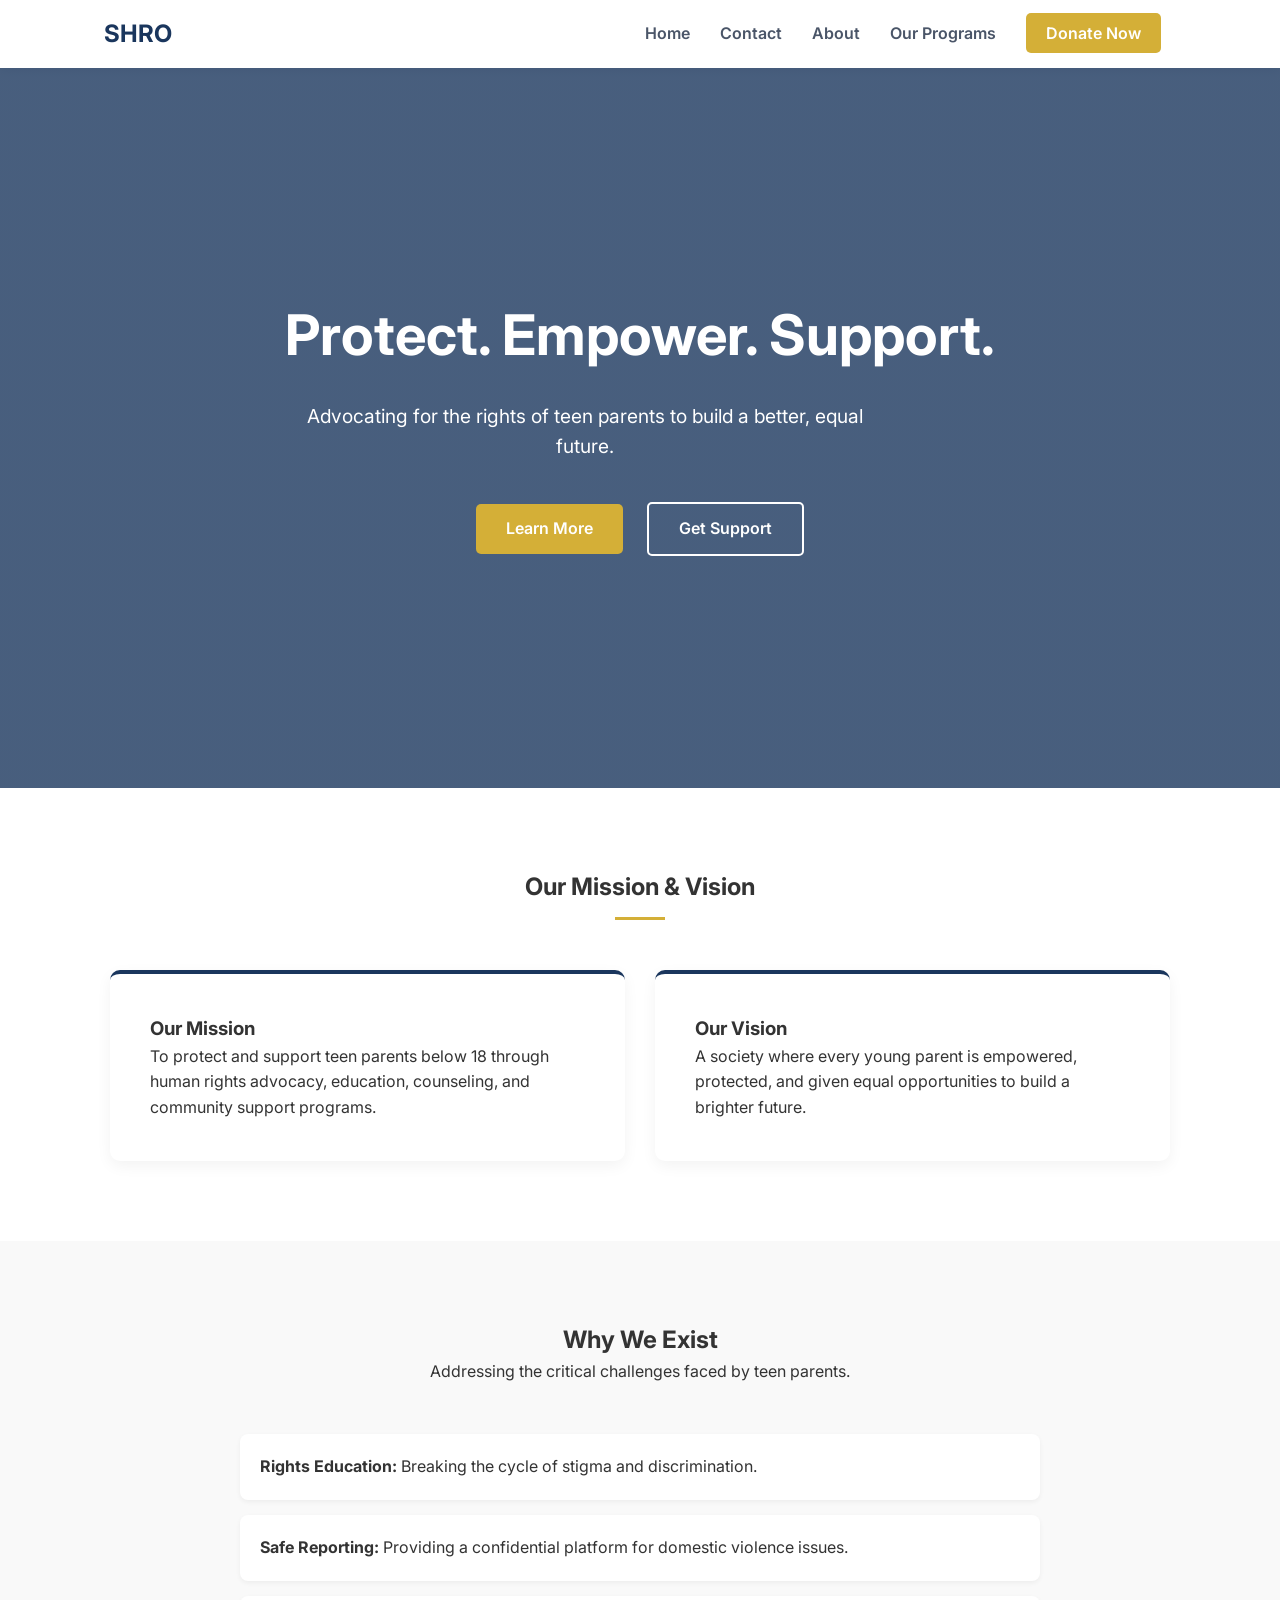
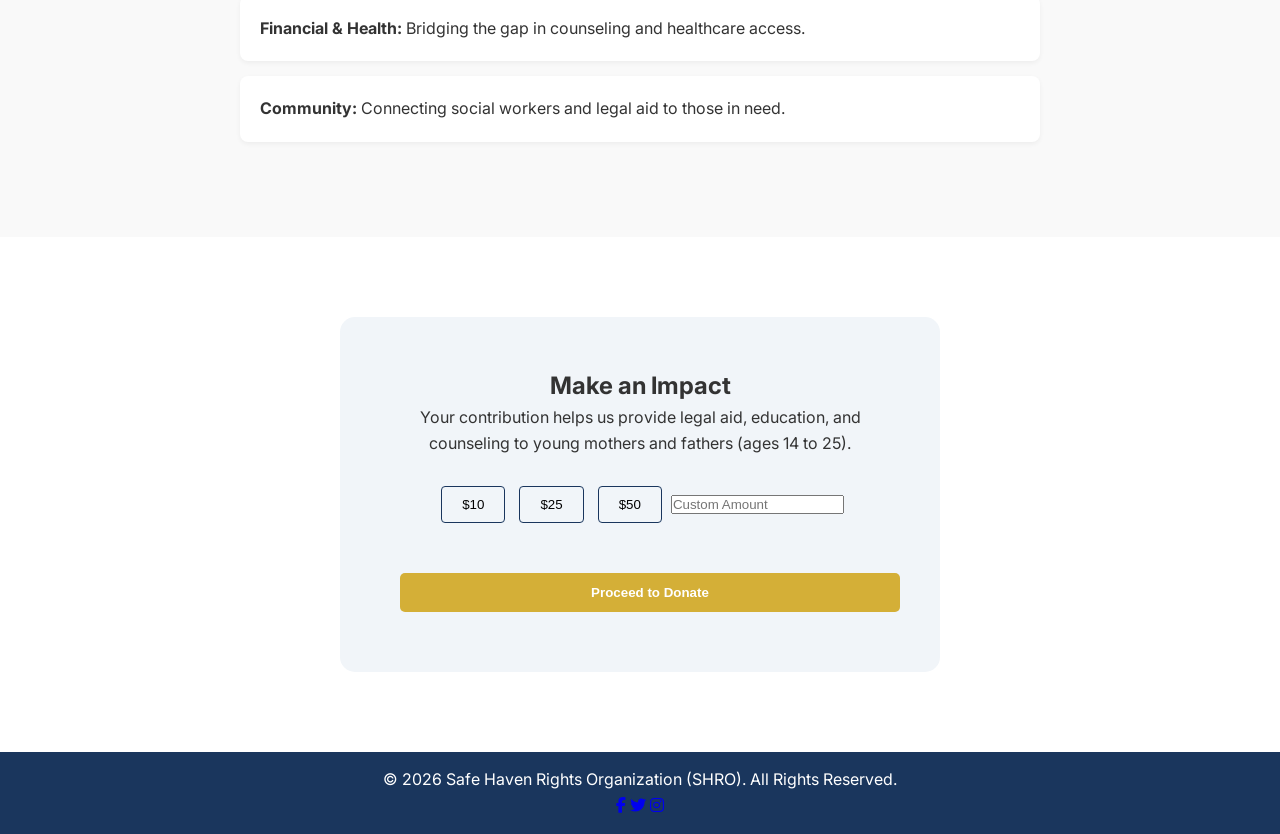
<file: pages/index.html>
<!DOCTYPE html>
<html lang="en">
<head>
    <meta charset="UTF-8">
    <meta name="viewport" content="width=device-width, initial-scale=1.0">
    <title>Safe Haven Rights Organization | Empowering Young Parents</title>
    <link rel="stylesheet" href="../css/style.css">
    <link href="https://fonts.googleapis.com/css2?family=Inter:wght@300;400;600;700&display=swap" rel="stylesheet">
    <link rel="stylesheet" href="https://cdnjs.cloudflare.com/ajax/libs/font-awesome/6.5.0/css/all.min.css">
</head>
<body>

    <header>
        <nav class="navbar">
            <div class="logo">SHRO</div>
            <ul class="nav-links">
                <li class="one"><a href="index.html">Home</a></li>
                <li class="one"><a href="contact.html">Contact</a></li>
                <li class="one"><a href="about.html">About</a></li>
                <li class="one"><a href="programs.html">Our Programs</a></li>
                <li><a href="donations.html" class="btn-donate">Donate Now</a></li>
            </ul>
        </nav>
    </header>
<section id="home" class="hero">
        <div class="hero-content">
            <h1>Protect. Empower. Support.</h1>
            <p>Advocating for the rights of teen parents to build a better, equal future.</p>
            <div class="hero-btns">
                <a href="#about" class="btn-primary">Learn More</a>
                <a href="#services" class="btn-secondary">Get Support</a>
            </div>
        </div>
    </section>
<section id="about" class="container">
        <div class="section-title">
            <h2>Our Mission & Vision</h2>
            <hr>
        </div>
        <div class="grid">
            <div class="card">
                <h3>Our Mission</h3>
                <p>To protect and support teen parents below 18 through human rights advocacy, education, counseling, and community support programs.</p>
            </div>
            <div class="card">
                <h3>Our Vision</h3>
                <p>A society where every young parent is empowered, protected, and given equal opportunities to build a brighter future.</p>
            </div>
        </div>
    </section>
 <section id="services" class="bg-light">
        <div class="container">
            <div class="section-title">
                <h2>Why We Exist</h2>
                <p>Addressing the critical challenges faced by teen parents.</p>
            </div>
            <ul class="problem-list">
                <li><strong>Rights Education:</strong> Breaking the cycle of stigma and discrimination.</li>
                <li><strong>Safe Reporting:</strong> Providing a confidential platform for domestic violence issues.</li>
                <li><strong>Financial & Health:</strong> Bridging the gap in counseling and healthcare access.</li>
                <li><strong>Community:</strong> Connecting social workers and legal aid to those in need.</li>
            </ul>
        </div>
    </section>
 <section id="donations" class="container">
        <div class="donation-box">
            <h2>Make an Impact</h2>
            <p>Your contribution helps us provide legal aid, education, and counseling to young mothers and fathers (ages 14 to 25).</p>
            <div class="donation-options">
                <button class="amt-btn">$10</button>
                <button class="amt-btn">$25</button>
                <button class="amt-btn">$50</button>
                <input type="number" placeholder="Custom Amount">
            </div>
            <button class="btn-primary large">Proceed to Donate</button>
        </div>
    </section>

    <footer>
        <p>&copy; 2026 Safe Haven Rights Organization (SHRO). All Rights Reserved.</p>
        <div class="social-icons">
            <a href="#"><i class="fab fa-facebook-f"></i></a>
            <a href="#"><i class="fab fa-twitter"></i></a>
            <a href="#"><i class="fab fa-instagram"></i></a>
        </div>

    </footer>
</body>
</html>
</file>
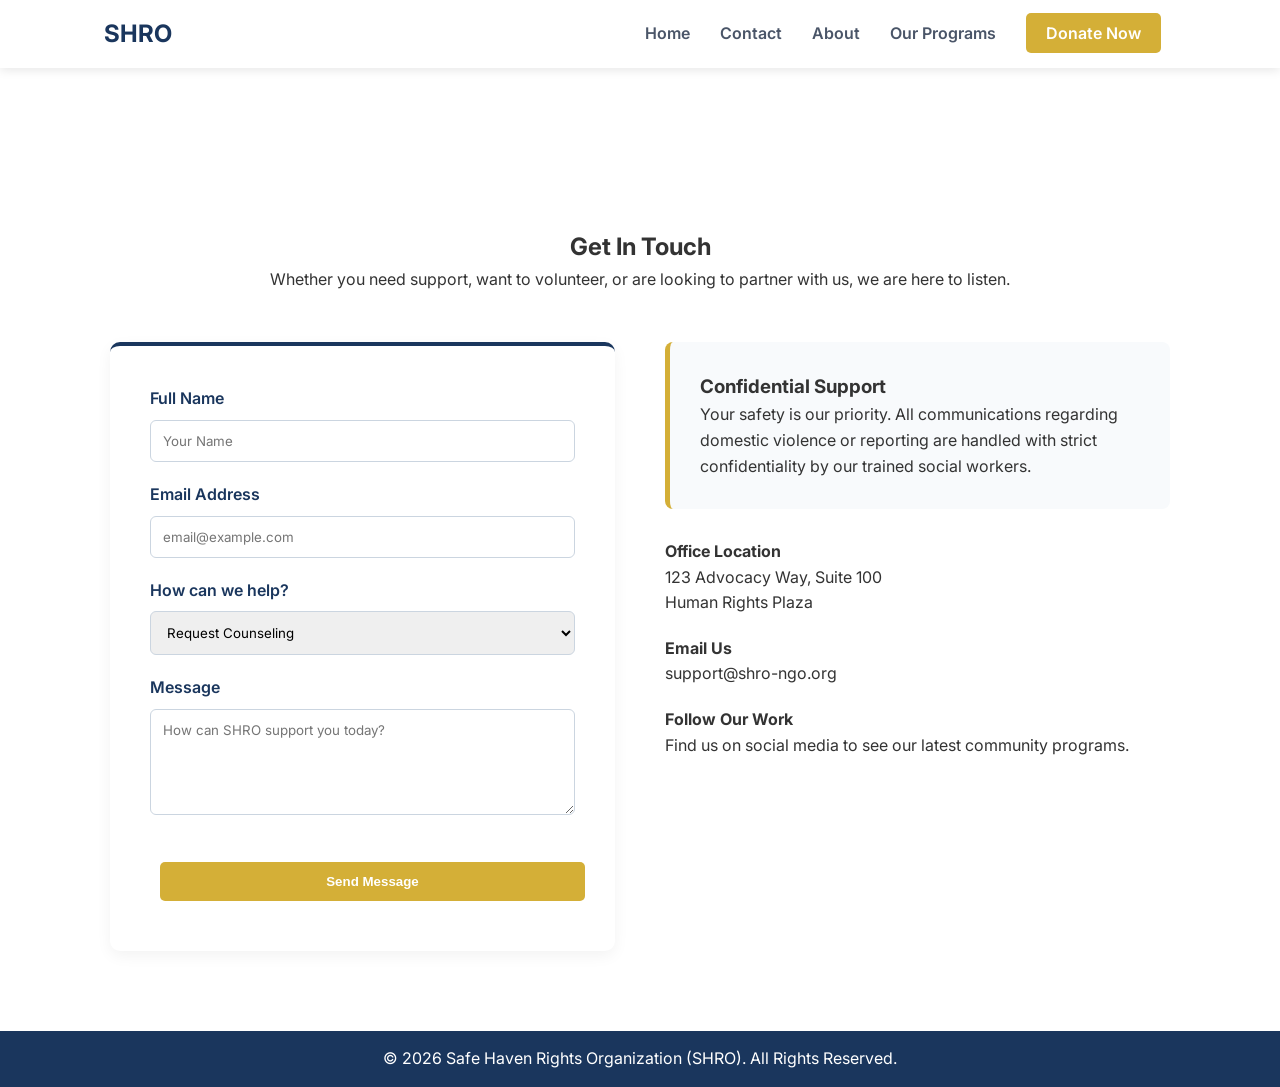
<file: safe have contact.html>
<!DOCTYPE html>
<html lang="en">
<head>
<meta charset="UTF-8">
<meta name="viewport" content="width=device-width, initial-scale=1.0">
<title>Contact Us | Safe Haven Rights Organization</title>
<link rel="stylesheet" href="../css/style.css">
<link href="https://fonts.googleapis.com/css2?family=Inter:wght@300;400;600;700&display=swap" rel="stylesheet">

</head>
<body>

<header>
<nav class="navbar">
<div class="logo">SHRO</div>
<ul class="nav-links">
    <li><a href="index.html">Home</a></li>
    <li><a href="contact.html">Contact</a></li>
    <li><a href="about.html">About</a></li>
    <li><a href="programs.html">Our Programs</a></li>
    <li><a href="donations.html" class="btn-donate">Donate Now</a></li>
</ul>
</nav>
</header>
    <section class="container" style="margin-top: 80px;">
        <div class="section-title">
            <h2>Get In Touch</h2>
            <p>Whether you need support, want to volunteer, or are looking to partner with us, we are here to listen.</p>
        </div>

        <div class="contact-grid">
            <div class="card">
                <form>
                    <div class="form-group">
                        <label>Full Name</label>
                        <input type="text" placeholder="Your Name" required>
                    </div>
                    <div class="form-group">
                        <label>Email Address</label>
                        <input type="email" placeholder="email@example.com" required>
                    </div>
                    <div class="form-group">
                        <label>How can we help?</label>
                        <select>
                            <option>Request Counseling</option>
                            <option>Legal Aid Inquiry</option>
                            <option>Volunteer Opportunities</option>
                            <option>General Inquiry</option>
                        </select>
                    </div>
                     <div class="form-group">
                        <label>Message</label>
                        <textarea rows="5" placeholder="How can SHRO support you today?"></textarea>
                    </div>
                    <button type="submit" class="btn-primary large">Send Message</button>
                </form>
            </div>

            <div>
                <div class="support-card">
                    <h3>Confidential Support</h3>
                    <p>Your safety is our priority. All communications regarding domestic violence or reporting are handled with strict confidentiality by our trained social workers.</p>
                </div>
                
                <div style="margin-top: 30px;">
                    <h4>Office Location</h4>
                    <p>123 Advocacy Way, Suite 100<br>Human Rights Plaza</p>
                    
                    <h4 style="margin-top: 20px;">Email Us</h4>
                    <p>support@shro-ngo.org</p>
                    
                    <h4 style="margin-top: 20px;">Follow Our Work</h4>
                    <p>Find us on social media to see our latest community programs.</p>
                </div>
            </div>
        </div>
    </section>

    <footer>
        <p>&copy; 2026 Safe Haven Rights Organization (SHRO). All Rights Reserved.</p>
    </footer>

</body>
</html>
</file>
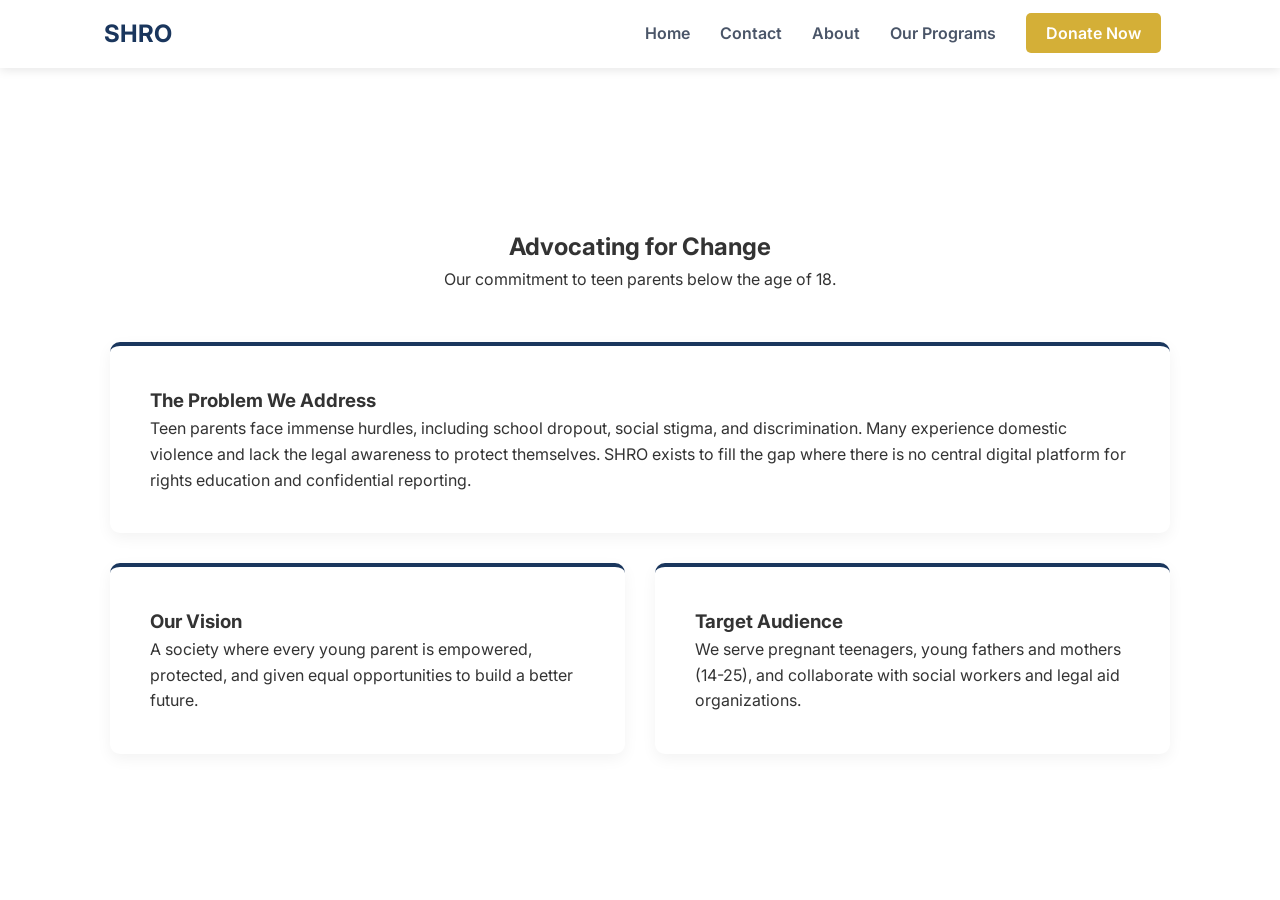
<file: safe haven about.html>
<!DOCTYPE html>
<html lang="en">
<head>
    <meta charset="UTF-8">
    <meta name="viewport" content="width=device-width, initial-scale=1.0">
    <title>Our Mission | SHRO</title>
    <link rel="stylesheet" href="../css/style.css">
    <link href="https://fonts.googleapis.com/css2?family=Inter:wght@300;400;600;700&display=swap" rel="stylesheet">
</head>
<body>
    <header>
        <nav class="navbar">
            <div class="logo">SHRO</div>
            <ul class="nav-links">
                <li><a href="index.html">Home</a></li>
                <li><a href="contact.html">Contact</a></li>
                <li><a href="about.html">About</a></li>
                <li><a href="programs.html">Our Programs</a></li>
                <li><a href="donations.html" class="btn-donate">Donate Now</a></li>
            </ul>
        </nav>
    </header>
<section class="container" style="margin-top: 80px;">
        <div class="section-title">
            <h2>Advocating for Change</h2>
            <p>Our commitment to teen parents below the age of 18.</p>
        </div>
        <div class="card">
            <h3>The Problem We Address</h3>
            <p>Teen parents face immense hurdles, including school dropout, social stigma, and discrimination. Many experience domestic violence and lack the legal awareness to protect themselves. SHRO exists to fill the gap where there is no central digital platform for rights education and confidential reporting.</p>
        </div>
        <div class="grid" style="margin-top: 30px;">
            <div class="card">
                <h3>Our Vision</h3>
                <p>A society where every young parent is empowered, protected, and given equal opportunities to build a better future.</p>
            </div>
            <div class="card">
                <h3>Target Audience</h3>
                <p>We serve pregnant teenagers, young fathers and mothers (14-25), and collaborate with social workers and legal aid organizations.</p>
            </div>
        </div>
    </section>
</body>
</html>
</file>
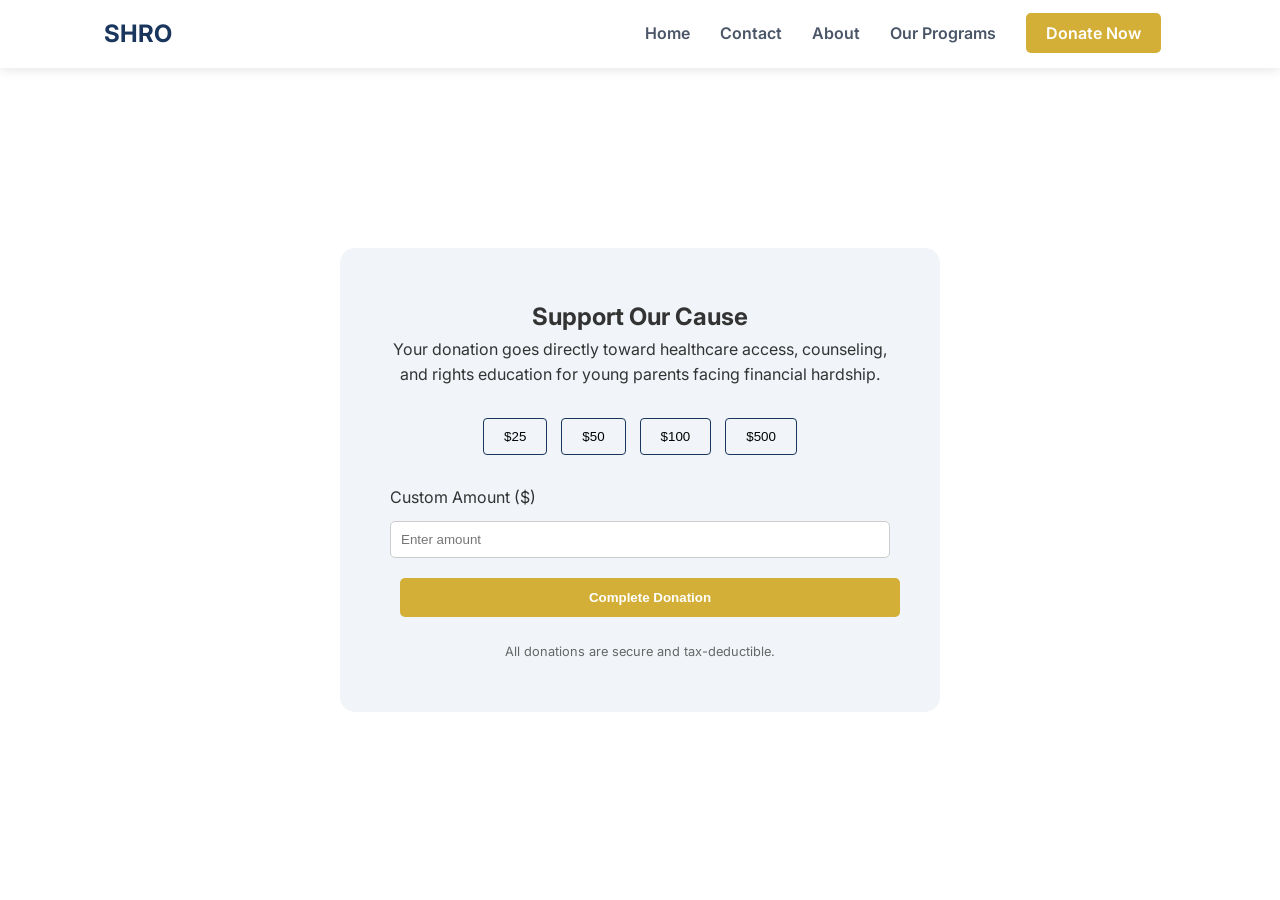
<file: safe haven donation.html>
<!DOCTYPE html>
<html lang="en">
<head>
    <meta charset="UTF-8">
    <meta name="viewport" content="width=device-width, initial-scale=1.0">
    <title>Donate | SHRO</title>
    <link rel="stylesheet" href="../css/style.css">
    <link href="https://fonts.googleapis.com/css2?family=Inter:wght@300;400;600;700&display=swap" rel="stylesheet">
</head>
<body>
   <header>
        <nav class="navbar">
            <div class="logo">SHRO</div>
            <ul class="nav-links">
                <li><a href="index.html">Home</a></li>
                <li><a href="contact.html">Contact</a></li>
                <li><a href="about.html">About</a></li>
                <li><a href="programs.html">Our Programs</a></li>
                <li><a href="donations.html" class="btn-donate">Donate Now</a></li>
            </ul>
        </nav>
    </header>
<section class="container" style="margin-top: 100px;">
        <div class="donation-box">
            <h1>Support Our Cause</h1>
            <p>Your donation goes directly toward healthcare access, counseling, and rights education for young parents facing financial hardship.</p>
            
            <div class="donation-options">
                <button class="amt-btn">$25</button>
                <button class="amt-btn">$50</button>
                <button class="amt-btn">$100</button>
                <button class="amt-btn">$500</button>
            </div>
            
            <div style="margin-top: 20px; text-align: left;">
                <label>Custom Amount ($)</label>
                <input type="number" placeholder="Enter amount" style="width: 100%; padding: 10px; margin-top: 10px; border: 1px solid #ccc; border-radius: 5px;">
            </div>

            <button class="btn-primary large">Complete Donation</button>
            <p style="font-size: 0.8rem; margin-top: 15px; color: #666;">All donations are secure and tax-deductible.</p>
        </div>
    </section>
</body>
</file>
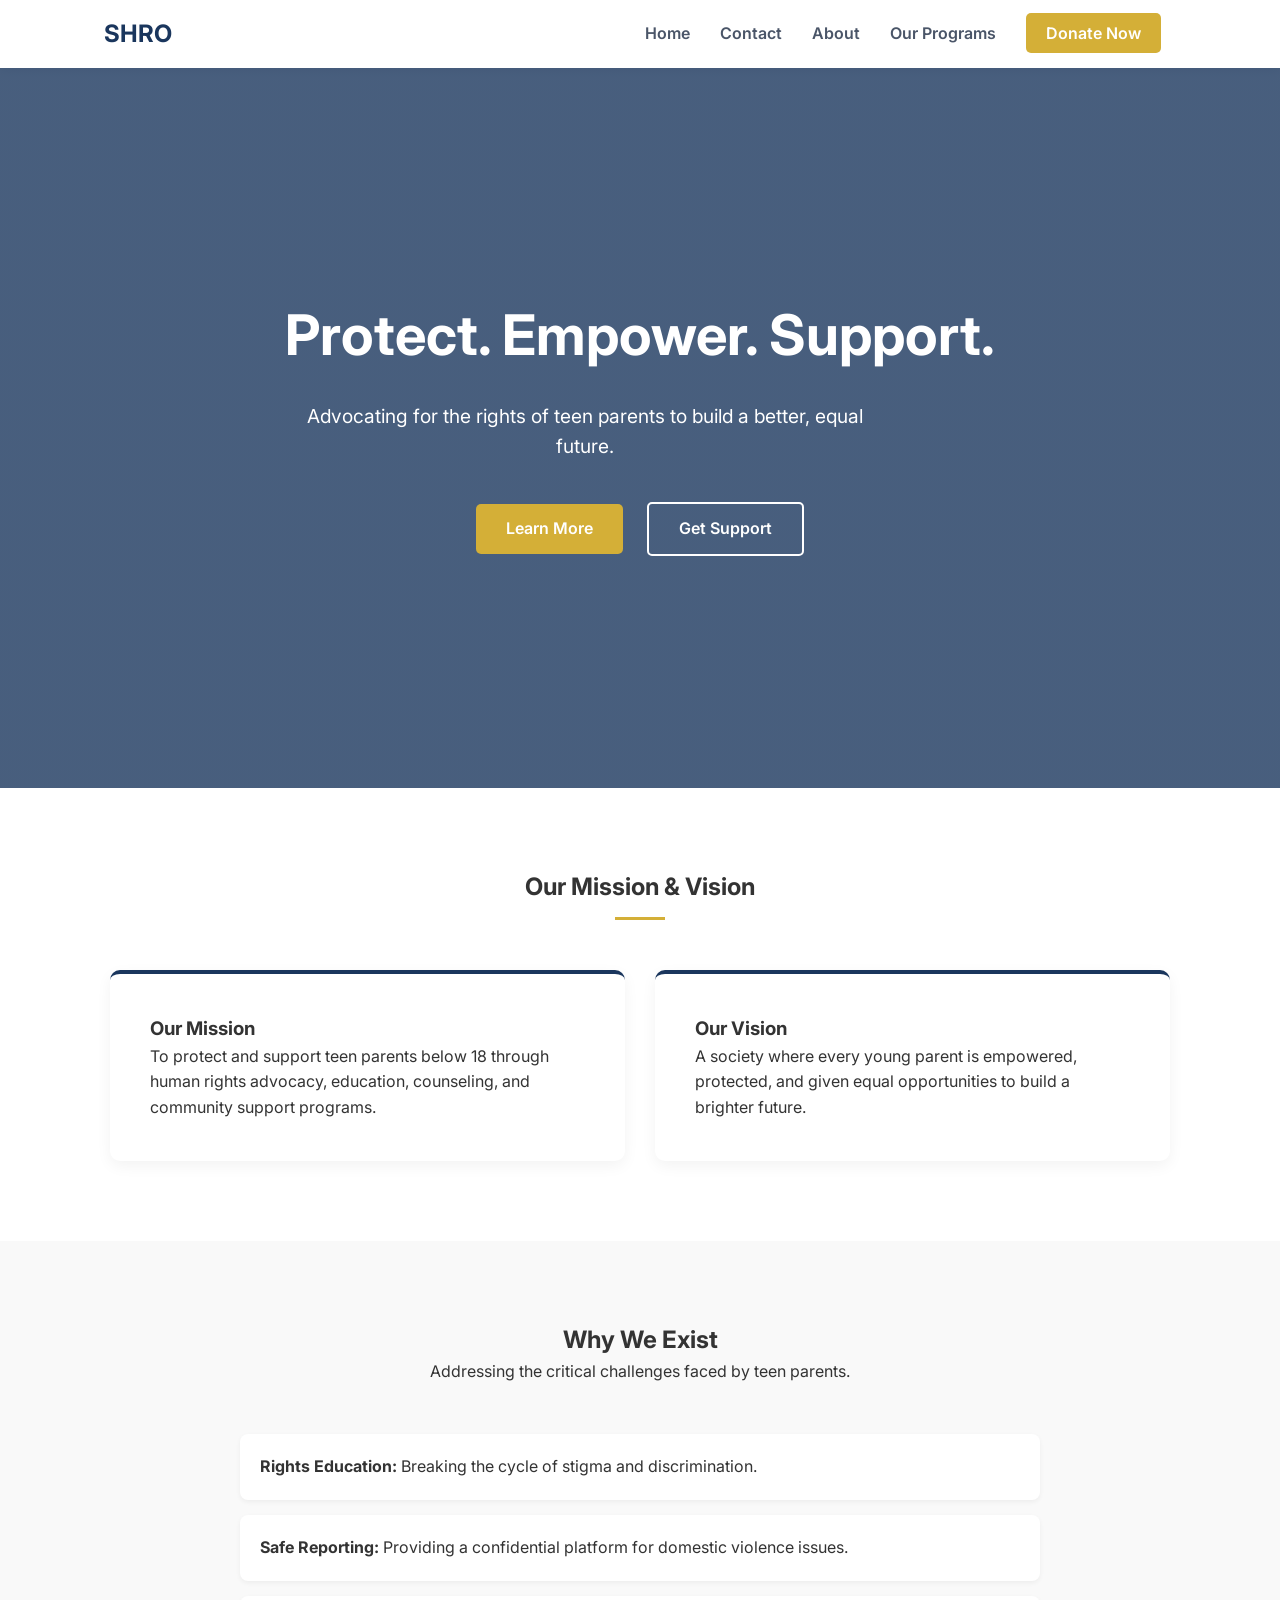
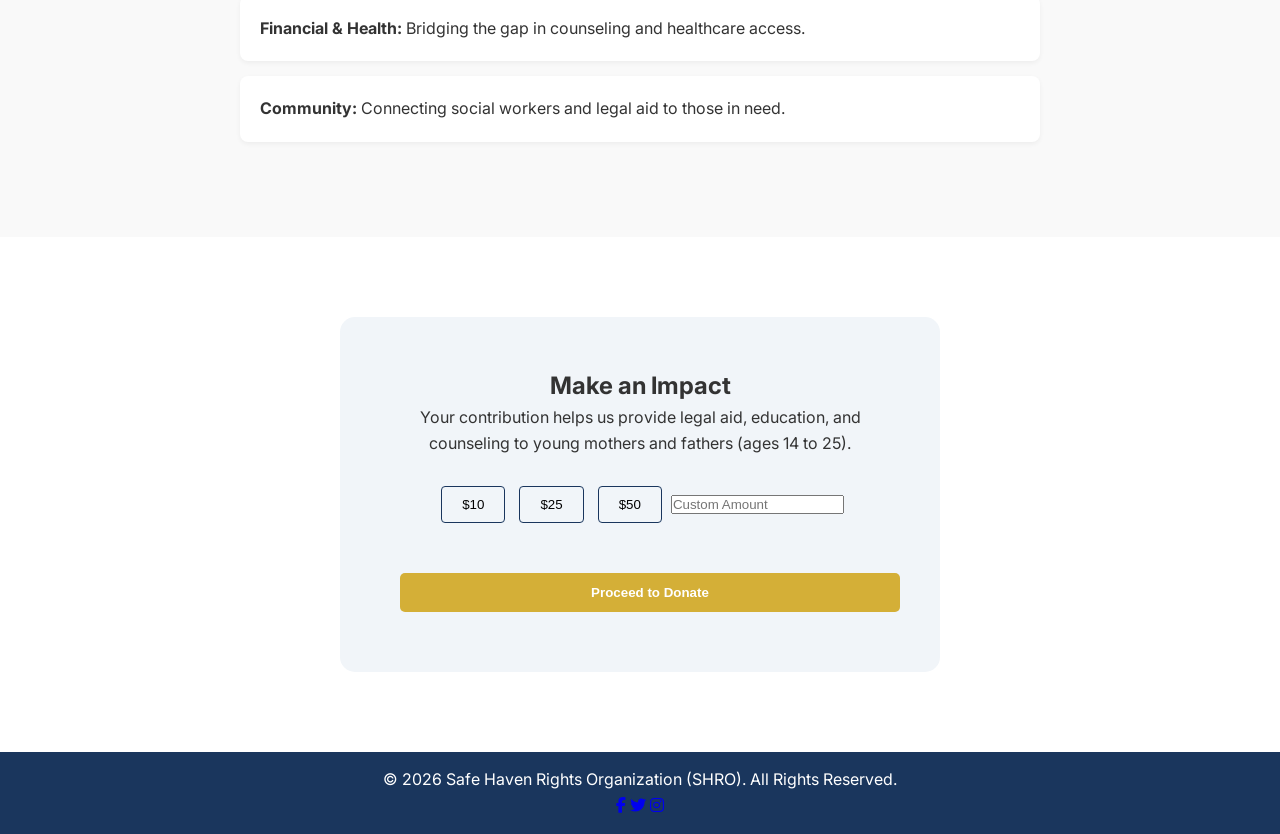
<file: SAFE HAVEN index.html>
<!DOCTYPE html>
<html lang="en">
<head>
    <meta charset="UTF-8">
    <meta name="viewport" content="width=device-width, initial-scale=1.0">
    <title>Safe Haven Rights Organization | Empowering Young Parents</title>
    <link rel="stylesheet" href="../css/style.css">
    <link href="https://fonts.googleapis.com/css2?family=Inter:wght@300;400;600;700&display=swap" rel="stylesheet">
    <link rel="stylesheet" href="https://cdnjs.cloudflare.com/ajax/libs/font-awesome/6.5.0/css/all.min.css">
</head>
<body>

    <header>
        <nav class="navbar">
            <div class="logo">SHRO</div>
            <ul class="nav-links">
                <li><a href="index.html">Home</a></li>
                <li><a href="contact.html">Contact</a></li>
                <li><a href="about.html">About</a></li>
                <li><a href="programs.html">Our Programs</a></li>
                <li><a href="donations.html" class="btn-donate">Donate Now</a></li>
            </ul>
        </nav>
    </header>
<section id="home" class="hero">
        <div class="hero-content">
            <h1>Protect. Empower. Support.</h1>
            <p>Advocating for the rights of teen parents to build a better, equal future.</p>
            <div class="hero-btns">
                <a href="#about" class="btn-primary">Learn More</a>
                <a href="#services" class="btn-secondary">Get Support</a>
            </div>
        </div>
    </section>
<section id="about" class="container">
        <div class="section-title">
            <h2>Our Mission & Vision</h2>
            <hr>
        </div>
        <div class="grid">
            <div class="card">
                <h3>Our Mission</h3>
                <p>To protect and support teen parents below 18 through human rights advocacy, education, counseling, and community support programs.</p>
            </div>
            <div class="card">
                <h3>Our Vision</h3>
                <p>A society where every young parent is empowered, protected, and given equal opportunities to build a brighter future.</p>
            </div>
        </div>
    </section>
 <section id="services" class="bg-light">
        <div class="container">
            <div class="section-title">
                <h2>Why We Exist</h2>
                <p>Addressing the critical challenges faced by teen parents.</p>
            </div>
            <ul class="problem-list">
                <li><strong>Rights Education:</strong> Breaking the cycle of stigma and discrimination.</li>
                <li><strong>Safe Reporting:</strong> Providing a confidential platform for domestic violence issues.</li>
                <li><strong>Financial & Health:</strong> Bridging the gap in counseling and healthcare access.</li>
                <li><strong>Community:</strong> Connecting social workers and legal aid to those in need.</li>
            </ul>
        </div>
    </section>
 <section id="donations" class="container">
        <div class="donation-box">
            <h2>Make an Impact</h2>
            <p>Your contribution helps us provide legal aid, education, and counseling to young mothers and fathers (ages 14 to 25).</p>
            <div class="donation-options">
                <button class="amt-btn">$10</button>
                <button class="amt-btn">$25</button>
                <button class="amt-btn">$50</button>
                <input type="number" placeholder="Custom Amount">
            </div>
            <button class="btn-primary large">Proceed to Donate</button>
        </div>
    </section>

    <footer>
        <p>&copy; 2026 Safe Haven Rights Organization (SHRO). All Rights Reserved.</p>
        <div class="social-icons">
            <a href="#"><i class="fab fa-facebook-f"></i></a>
            <a href="#"><i class="fab fa-twitter"></i></a>
            <a href="#"><i class="fab fa-instagram"></i></a>
        </div>

    </footer>
</body>
</html>
</file>
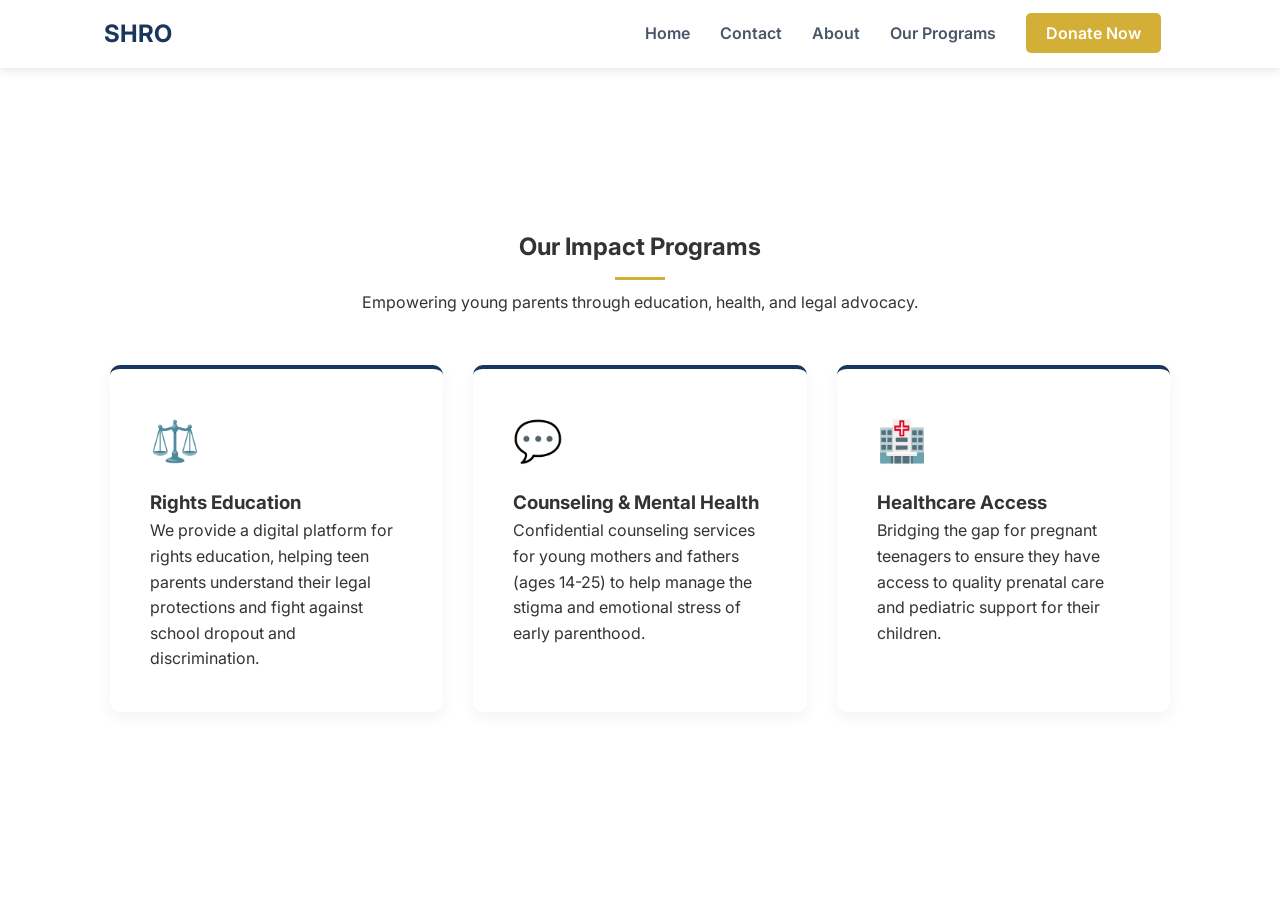
<file: save haven progrms.html>
<!DOCTYPE html>
<html lang="en">
<head>
    <meta charset="UTF-8">
    <meta name="viewport" content="width=device-width, initial-scale=1.0">
    <title>Our Programs | Safe Haven Rights Organization</title>
    <link rel="stylesheet" href="../css/style.css">
    <link href="https://fonts.googleapis.com/css2?family=Inter:wght@300;400;600;700&display=swap" rel="stylesheet">
</head>
<body>

    <header>
        <nav class="navbar">
            <div class="logo">SHRO</div>
            <ul class="nav-links">
                <li><a href="index.html">Home</a></li>
                <li><a href="contact.html">Contact</a></li>
                <li><a href="about.html">About</a></li>
                <li><a href="programs.html">Our Programs</a></li>
                <li><a href="donations.html" class="btn-donate">Donate Now</a></li>
            </ul>
        </nav>
    </header>
<section class="container" style="margin-top: 80px;">
        <div class="section-title">
            <h2>Our Impact Programs</h2>
            <hr>
            <p>Empowering young parents through education, health, and legal advocacy.</p>
        </div>

        <div class="grid">
            <div class="card">
                <div style="font-size: 40px; margin-bottom: 15px;">⚖️</div>
                <h3>Rights Education</h3>
                <p>We provide a digital platform for rights education, helping teen parents understand their legal protections and fight against school dropout and discrimination.</p>
            </div>

            <div class="card">
                <div style="font-size: 40px; margin-bottom: 15px;">💬</div>
                <h3>Counseling & Mental Health</h3>
                <p>Confidential counseling services for young mothers and fathers (ages 14-25) to help manage the stigma and emotional stress of early parenthood.</p>
            </div>

            <div class="card">
                <div style="font-size: 40px; margin-bottom: 15px;">🏥</div>
                <h3>Healthcare Access</h3>
                <p>Bridging the gap for pregnant teenagers to ensure they have access to quality prenatal care and pediatric support for their children.</p>
            </div>
</file>
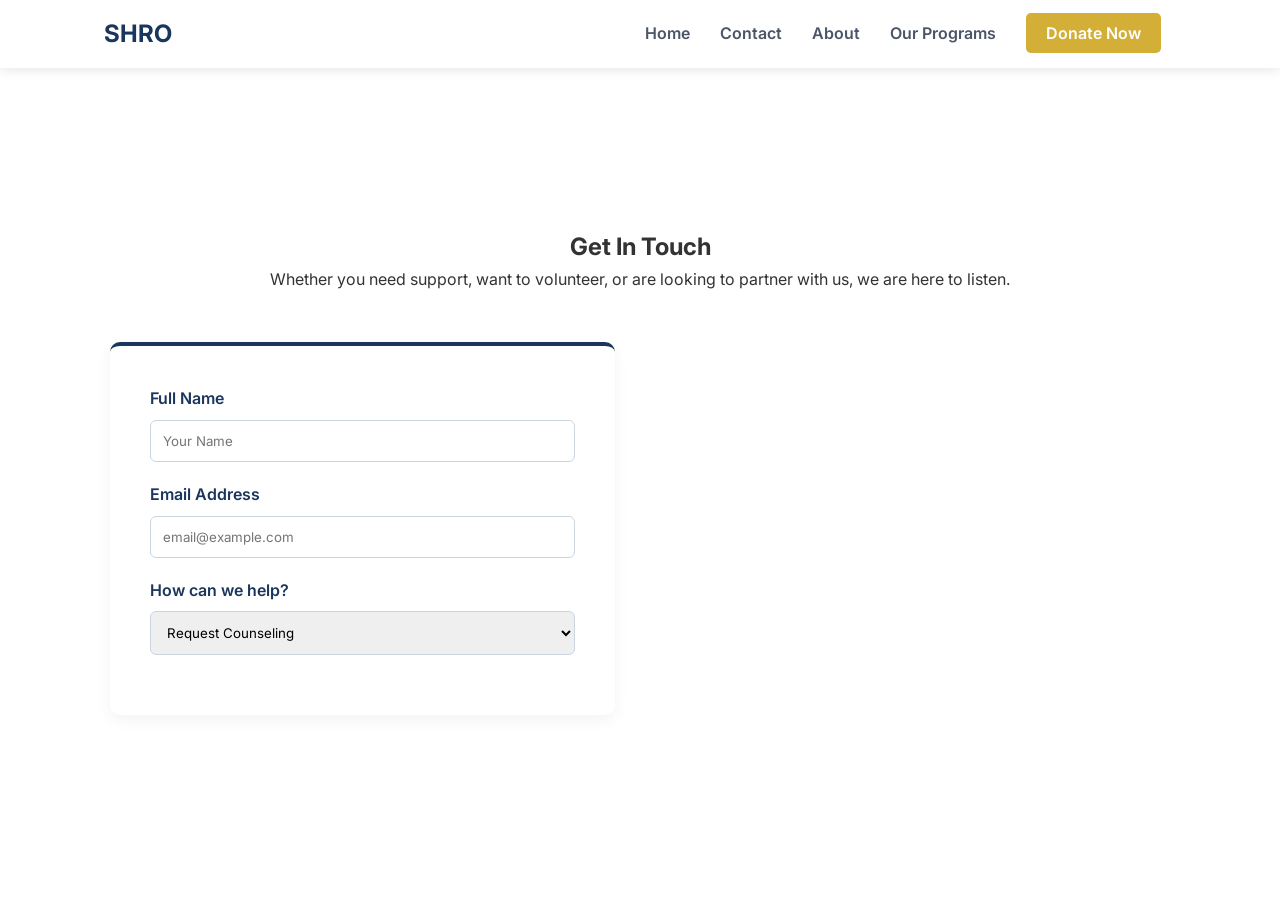
<file: pages/contact.html>
<!DOCTYPE html>
<html lang="en">
<head>
<meta charset="UTF-8">
<meta name="viewport" content="width=device-width, initial-scale=1.0">
<title>Contact Us | Safe Haven Rights Organization</title>
<link rel="stylesheet" href="../css/style.css">
<link href="https://fonts.googleapis.com/css2?family=Inter:wght@300;400;600;700&display=swap" rel="stylesheet">

</head>
<body>

<header>
<nav class="navbar">
<div class="logo">SHRO</div>
<ul class="nav-links">
    <li><a href="index.html">Home</a></li>
    <li><a href="contact.html">Contact</a></li>
    <li><a href="about.html">About</a></li>
    <li><a href="programs.html">Our Programs</a></li>
    <li><a href="donations.html" class="btn-donate">Donate Now</a></li>
</ul>
</nav>
</header>
    <section class="container" style="margin-top: 80px;">
        <div class="section-title">
            <h2>Get In Touch</h2>
            <p>Whether you need support, want to volunteer, or are looking to partner with us, we are here to listen.</p>
        </div>

        <div class="contact-grid">
            <div class="card">
                <form>
                    <div class="form-group">
                        <label>Full Name</label>
                        <input type="text" placeholder="Your Name" required>
                    </div>
                    <div class="form-group">
                        <label>Email Address</label>
                        <input type="email" placeholder="email@example.com" required>
                    </div>
                    <div class="form-group">
                        <label>How can we help?</label>
                        <select>
                            <option>Request Counseling</option>
                            <option>Legal Aid Inquiry</option>
                            <option>Volunteer Opportunities</option>
                            <option>General Inquiry</option>
                        </select>
                    </div>
</file>
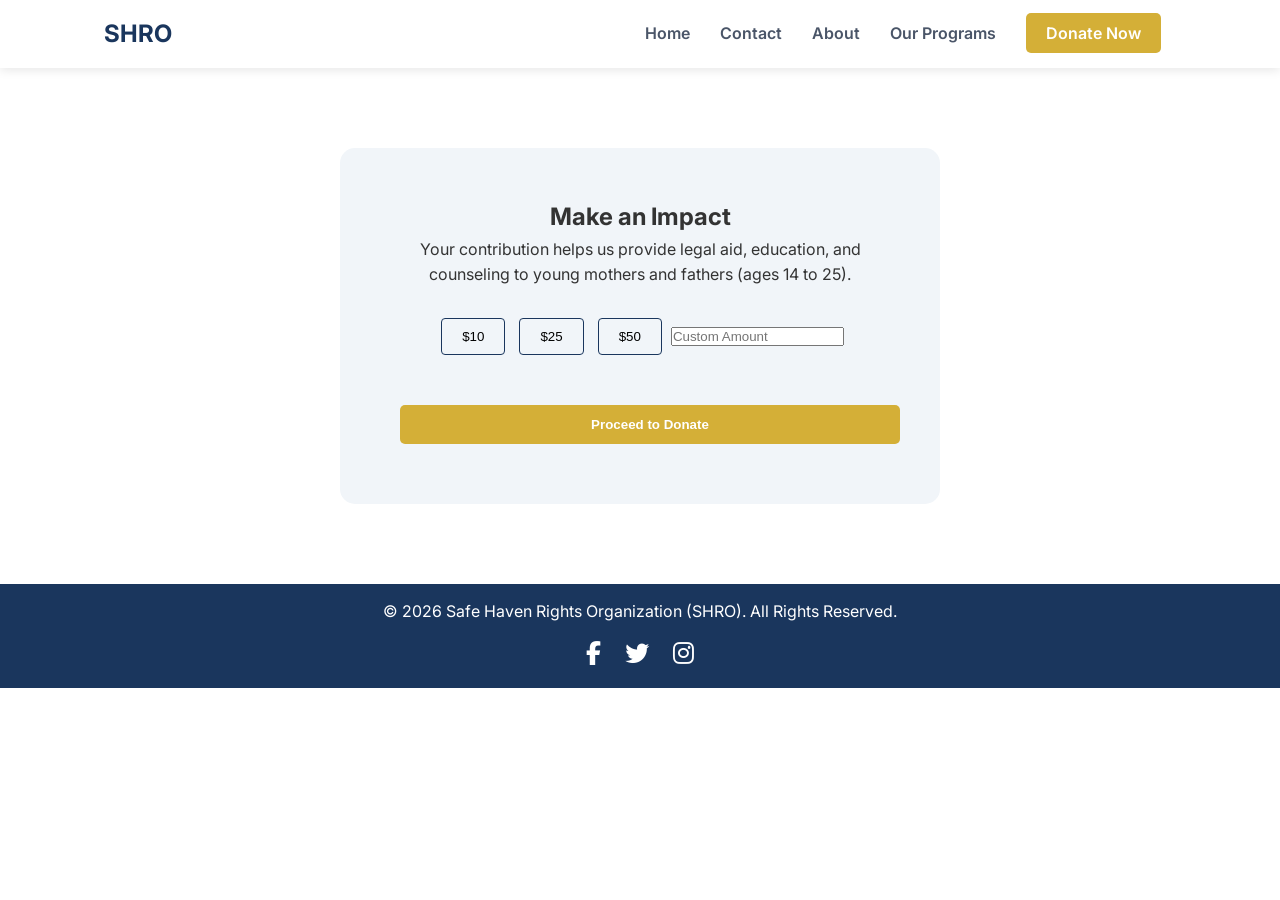
<file: pages/donations.html>
<!doctype html>
<html lang="en">
  <head>
    <meta charset="UTF-8" />
    <meta name="viewport" content="width=device-width, initial-scale=1.0" />
    <title>Donate | Safe Haven Rights Organization</title>
    <link rel="stylesheet" href="../css/style.css" />
    <link
      href="https://fonts.googleapis.com/css2?family=Inter:wght@300;400;600;700&display=swap"
      rel="stylesheet"
    />
    <link
      rel="stylesheet"
      href="https://cdnjs.cloudflare.com/ajax/libs/font-awesome/6.5.0/css/all.min.css"
    />
  </head>
  <body>
    <header>
      <nav class="navbar">
        <div class="logo">SHRO</div>
        <ul class="nav-links">
          <li class="one"><a href="index.html">Home</a></li>
          <li class="one"><a href="contact.html">Contact</a></li>
          <li class="one"><a href="about.html">About</a></li>
          <li class="one"><a href="programs.html">Our Programs</a></li>
          <li><a href="donations.html" class="btn-donate">Donate Now</a></li>
        </ul>
      </nav>
    </header>
    <section id="donations" class="container">
      <div class="donation-box">
        <h2>Make an Impact</h2>
        <p>
          Your contribution helps us provide legal aid, education, and
          counseling to young mothers and fathers (ages 14 to 25).
        </p>
        <div class="donation-options">
          <button class="amt-btn">$10</button>
          <button class="amt-btn">$25</button>
          <button class="amt-btn">$50</button>
          <input type="number" placeholder="Custom Amount" />
        </div>
        <button class="btn-primary large">Proceed to Donate</button>
      </div>
    </section>
    <footer>
      <p>
        &copy; 2026 Safe Haven Rights Organization (SHRO). All Rights Reserved.
      </p>
      <div class="footer-socials">
        <a href="#"><i class="fab fa-facebook-f"></i></a>
        <a href="#"><i class="fab fa-twitter"></i></a>
        <a href="#"><i class="fab fa-instagram"></i></a>
      </div>
    </footer>
  </body>
</html>
</file>
<file: css/style.css>
/* Global Styles */
* {
  margin: 0;
  padding: 0;
  box-sizing: border-box;
}

body {
  font-family: "Inter", sans-serif;
  line-height: 1.6;
  color: #333;
  scroll-behavior: smooth;
}

.container {
  max-width: 1100px;
  margin: auto;
  padding: 80px 20px;
}

.bg-light {
  background: #f9f9f9;
}

/* Navigation */
header {
  background: #fff;
  box-shadow: 0 2px 10px rgba(0, 0, 0, 0.1);
  width: 100%;
  z-index: 1000;
}

.navbar {
  display: flex;
  justify-content: space-between;
  align-items: center;
  padding: 15px 5%;
  max-width: 1200px;
  margin: auto;
}

.logo {
  font-size: 1.5rem;
  font-weight: 700;
  color: #1a365d;
}

.nav-links {
  display: flex;
  list-style: none;
  align-items: center;
}

.nav-links li a {
  text-decoration: none;
  color: #4a5568;
  margin: 0 15px;
  font-weight: 600;
  transition: 0.3s;
}

.btn-donate {
  background: #d4af37;
  color: white !important;
  padding: 10px 20px;
  border-radius: 5px;
}

.nav-links li a:hover,
.btn-donate:hover {
  color: #d4af37;
}

/* Hero Section */
.hero {
  height: 80vh;
  background:
    linear-gradient(rgba(26, 54, 93, 0.8), rgba(26, 54, 93, 0.8)),
    url("https://images.unsplash.com/photo-1488521787991-ed7bbaae773c?auto=format&fit=crop&q=80&w=1470")
      no-repeat center center/cover;
  display: flex;
  align-items: center;
  justify-content: center;
  text-align: center;
  color: white;
  padding: 0 20px;
}

.hero h1 {
  font-size: 3.5rem;
  margin-bottom: 20px;
}
.hero p {
  font-size: 1.2rem;
  margin-bottom: 30px;
  max-width: 600px;
}

/* Buttons */
.btn-primary,
.btn-secondary {
  padding: 12px 30px;
  text-decoration: none;
  border-radius: 5px;
  font-weight: 600;
  display: inline-block;
  margin: 10px;
}

.btn-primary {
  background: #d4af37;
  color: #fff;
  border: none;
}
.btn-secondary {
  border: 2px solid #fff;
  color: #fff;
}
.btn-primary.large {
  width: 100%;
  margin-top: 20px;
  cursor: pointer;
}

/* Cards & Grid */
.section-title {
  text-align: center;
  margin-bottom: 50px;
}
.section-title hr {
  width: 50px;
  height: 3px;
  background: #d4af37;
  border: none;
  margin: 10px auto;
}

.grid {
  display: grid;
  grid-template-columns: repeat(auto-fit, minmax(300px, 1fr));
  gap: 30px;
}
.card {
  padding: 40px;
  background: #fff;
  border-radius: 10px;
  box-shadow: 0 5px 15px rgba(0, 0, 0, 0.05);
  border-top: 4px solid #1a365d;
}

.problem-list {
  list-style: none;
  max-width: 800px;
  margin: auto;
}
.problem-list li {
  background: #fff;
  margin-bottom: 15px;
  padding: 20px;
  border-radius: 8px;
  box-shadow: 0 2px 5px rgba(0, 0, 0, 0.05);
}

.donation-box {
  max-width: 600px;
  margin: auto;
  text-align: center;
  padding: 50px;
  background: #f1f5f9;
  border-radius: 15px;
}

.donation-options {
  margin: 25px 0;
}
.amt-btn {
  padding: 10px 20px;
  margin: 5px;
  border: 1px solid #1a365d;
  background: transparent;
  cursor: pointer;
  border-radius: 4px;
}

footer {
  background: #1a365d;
  color: white;
  text-align: center;
  padding: 40px 0;
}

.menu-icon {
  display: none;
  font-size: 28px;
  cursor: pointer;
  color: #1a365d;
}

#menu-toggle {
  display: none;
}

.contact-grid {
  display: grid;
  grid-template-columns: 1fr 1fr;
  gap: 50px;
  margin-top: 40px;
}

.form-group {
  margin-bottom: 20px;
}

.form-group label {
  display: block;
  margin-bottom: 8px;
  font-weight: 600;
  color: #1a365d;
}

.form-group input,
.form-group textarea,
.form-group select {
  width: 100%;
  padding: 12px;
  border: 1px solid #cbd5e0;
  border-radius: 6px;
  font-family: inherit;
}

.support-card {
  background: #f8fafc;
  padding: 30px;
  border-left: 5px solid #d4af37;
  border-radius: 8px;
}

@media (max-width: 768px) {
  .menu-icon {
    display: block;
  }

  .nav-links {
    position: absolute;
    top: 70px;
    left: -100%;
    flex-direction: column;
    background: #fff;
    width: 100%;
    text-align: center;
    transition: 0.5s;
    box-shadow: 0 10px 10px rgba(0, 0, 0, 0.1);
    padding: 20px 0;
  }

  .nav-links li {
    margin: 15px 0;
  }

  #menu-toggle:checked ~ .nav-links {
    left: 0;
  }

  .contact-grid {
    grid-template-columns: 1fr;
  }
}

footer {
  background-color: #1a365d;
  color: white;
  text-align: center;
  padding: 15px;
}

.footer-socials {
  margin-top: 10px;
}

.footer-socials a {
  margin: 0 10px;
  font-size: 24px;
  color: white;
  transition: 0.3s;
}

.footer-socials a:hover {
  transform: scale(1.2);
}

.footer-socials a:nth-child(1):hover {
  color: #1877f2;
}

.footer-socials a:nth-child(2):hover {
  color: #e1306c;
}

.footer-socials a:nth-child(3):hover {
  color: #25d366;
}

.footer-socials a:nth-child(4):hover {
  color: #000000;
}
</file>
